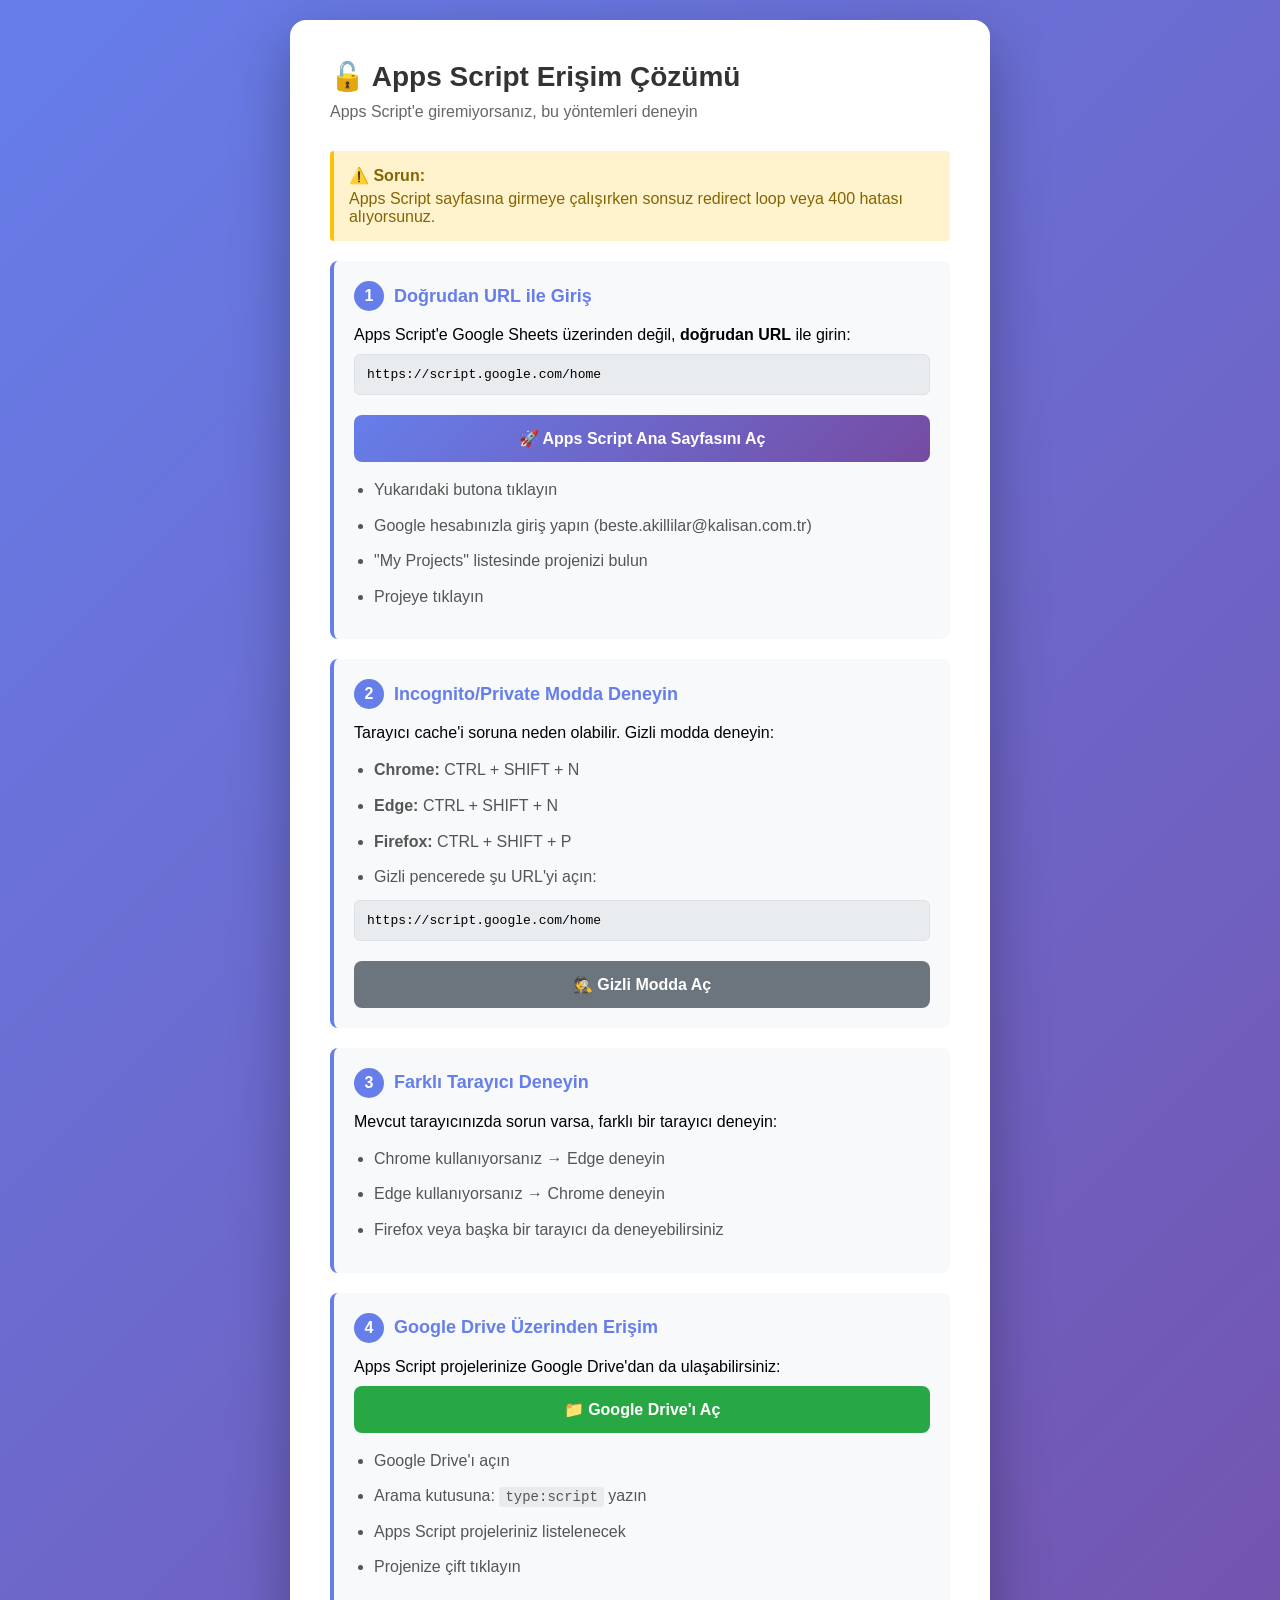
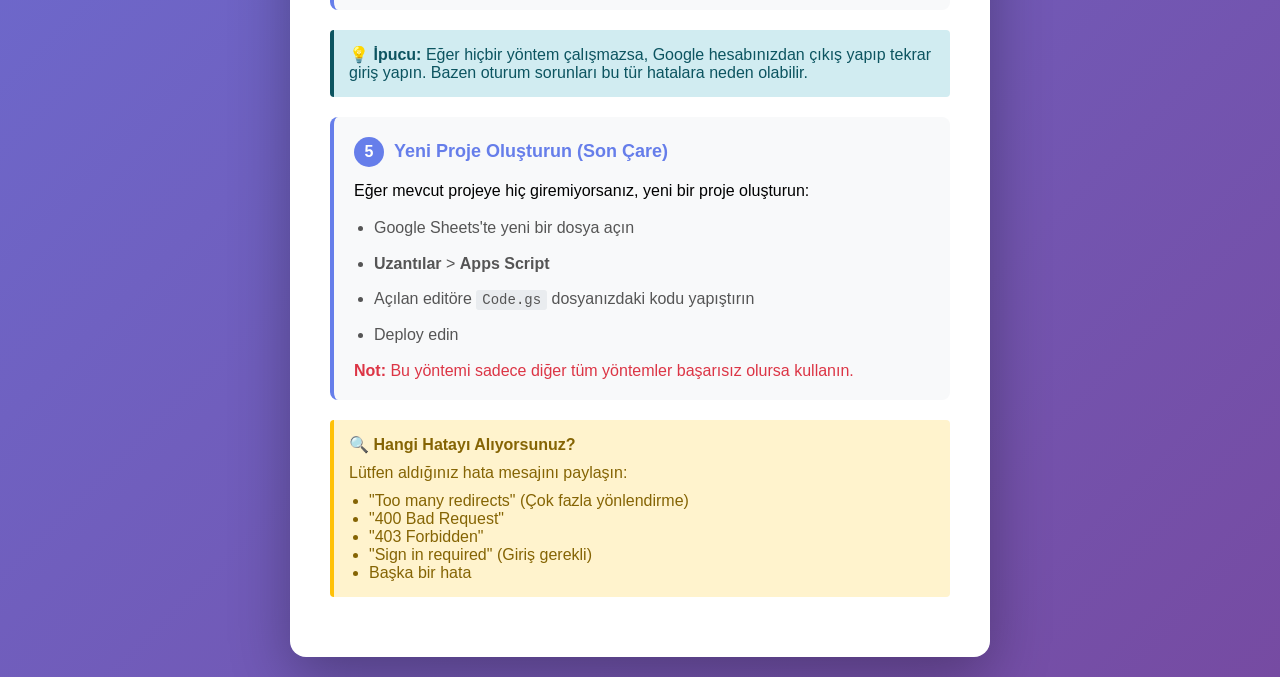
<file: apps-script-giris.html>
<!DOCTYPE html>
<html lang="tr">

<head>
    <meta charset="UTF-8">
    <meta name="viewport" content="width=device-width, initial-scale=1.0">
    <title>Apps Script Hızlı Erişim</title>
    <style>
        * {
            margin: 0;
            padding: 0;
            box-sizing: border-box;
        }

        body {
            font-family: 'Segoe UI', Tahoma, Geneva, Verdana, sans-serif;
            background: linear-gradient(135deg, #667eea 0%, #764ba2 100%);
            min-height: 100vh;
            display: flex;
            align-items: center;
            justify-content: center;
            padding: 20px;
        }

        .container {
            background: white;
            border-radius: 16px;
            padding: 40px;
            max-width: 700px;
            width: 100%;
            box-shadow: 0 20px 60px rgba(0, 0, 0, 0.3);
        }

        h1 {
            color: #333;
            margin-bottom: 10px;
            font-size: 28px;
        }

        .subtitle {
            color: #666;
            margin-bottom: 30px;
            font-size: 16px;
        }

        .method {
            background: #f8f9fa;
            border-left: 4px solid #667eea;
            padding: 20px;
            margin-bottom: 20px;
            border-radius: 8px;
        }

        .method h2 {
            color: #667eea;
            font-size: 18px;
            margin-bottom: 15px;
            display: flex;
            align-items: center;
            gap: 10px;
        }

        .method-number {
            background: #667eea;
            color: white;
            width: 30px;
            height: 30px;
            border-radius: 50%;
            display: flex;
            align-items: center;
            justify-content: center;
            font-weight: bold;
            font-size: 16px;
        }

        .btn {
            background: linear-gradient(135deg, #667eea 0%, #764ba2 100%);
            color: white;
            border: none;
            padding: 14px 28px;
            border-radius: 8px;
            font-size: 16px;
            font-weight: 600;
            cursor: pointer;
            width: 100%;
            transition: transform 0.2s, box-shadow 0.2s;
            margin-top: 10px;
            text-decoration: none;
            display: inline-block;
            text-align: center;
        }

        .btn:hover {
            transform: translateY(-2px);
            box-shadow: 0 8px 20px rgba(102, 126, 234, 0.4);
        }

        .btn-secondary {
            background: #6c757d;
        }

        .btn-success {
            background: #28a745;
        }

        .steps {
            margin-top: 15px;
            padding-left: 20px;
        }

        .steps li {
            margin-bottom: 10px;
            color: #555;
            line-height: 1.6;
        }

        .warning {
            background: #fff3cd;
            border-left: 4px solid #ffc107;
            padding: 15px;
            margin: 20px 0;
            border-radius: 4px;
            color: #856404;
        }

        .warning strong {
            display: block;
            margin-bottom: 5px;
        }

        code {
            background: #e9ecef;
            padding: 2px 6px;
            border-radius: 3px;
            font-family: 'Courier New', monospace;
            font-size: 14px;
        }

        .url-box {
            background: #e9ecef;
            padding: 12px;
            border-radius: 6px;
            font-family: 'Courier New', monospace;
            font-size: 13px;
            word-break: break-all;
            margin: 10px 0;
            border: 1px solid #dee2e6;
        }

        .info {
            background: #d1ecf1;
            border-left: 4px solid #0c5460;
            padding: 15px;
            margin: 20px 0;
            border-radius: 4px;
            color: #0c5460;
        }
    </style>
</head>

<body>
    <div class="container">
        <h1>🔓 Apps Script Erişim Çözümü</h1>
        <p class="subtitle">Apps Script'e giremiyorsanız, bu yöntemleri deneyin</p>

        <div class="warning">
            <strong>⚠️ Sorun:</strong>
            Apps Script sayfasına girmeye çalışırken sonsuz redirect loop veya 400 hatası alıyorsunuz.
        </div>

        <!-- Method 1 -->
        <div class="method">
            <h2>
                <span class="method-number">1</span>
                Doğrudan URL ile Giriş
            </h2>
            <p>Apps Script'e Google Sheets üzerinden değil, <strong>doğrudan URL</strong> ile girin:</p>

            <div class="url-box">
                https://script.google.com/home
            </div>

            <a href="https://script.google.com/home" target="_blank" class="btn">
                🚀 Apps Script Ana Sayfasını Aç
            </a>

            <ul class="steps">
                <li>Yukarıdaki butona tıklayın</li>
                <li>Google hesabınızla giriş yapın (beste.akillilar@kalisan.com.tr)</li>
                <li>"My Projects" listesinde projenizi bulun</li>
                <li>Projeye tıklayın</li>
            </ul>
        </div>

        <!-- Method 2 -->
        <div class="method">
            <h2>
                <span class="method-number">2</span>
                Incognito/Private Modda Deneyin
            </h2>
            <p>Tarayıcı cache'i soruna neden olabilir. Gizli modda deneyin:</p>

            <ul class="steps">
                <li><strong>Chrome:</strong> CTRL + SHIFT + N</li>
                <li><strong>Edge:</strong> CTRL + SHIFT + N</li>
                <li><strong>Firefox:</strong> CTRL + SHIFT + P</li>
                <li>Gizli pencerede şu URL'yi açın:</li>
            </ul>

            <div class="url-box">
                https://script.google.com/home
            </div>

            <a href="https://script.google.com/home" target="_blank" class="btn btn-secondary">
                🕵️ Gizli Modda Aç
            </a>
        </div>

        <!-- Method 3 -->
        <div class="method">
            <h2>
                <span class="method-number">3</span>
                Farklı Tarayıcı Deneyin
            </h2>
            <p>Mevcut tarayıcınızda sorun varsa, farklı bir tarayıcı deneyin:</p>

            <ul class="steps">
                <li>Chrome kullanıyorsanız → Edge deneyin</li>
                <li>Edge kullanıyorsanız → Chrome deneyin</li>
                <li>Firefox veya başka bir tarayıcı da deneyebilirsiniz</li>
            </ul>
        </div>

        <!-- Method 4 -->
        <div class="method">
            <h2>
                <span class="method-number">4</span>
                Google Drive Üzerinden Erişim
            </h2>
            <p>Apps Script projelerinize Google Drive'dan da ulaşabilirsiniz:</p>

            <a href="https://drive.google.com/drive/my-drive" target="_blank" class="btn btn-success">
                📁 Google Drive'ı Aç
            </a>

            <ul class="steps">
                <li>Google Drive'ı açın</li>
                <li>Arama kutusuna: <code>type:script</code> yazın</li>
                <li>Apps Script projeleriniz listelenecek</li>
                <li>Projenize çift tıklayın</li>
            </ul>
        </div>

        <div class="info">
            <strong>💡 İpucu:</strong>
            Eğer hiçbir yöntem çalışmazsa, Google hesabınızdan çıkış yapıp tekrar giriş yapın. Bazen oturum sorunları bu
            tür hatalara neden olabilir.
        </div>

        <!-- Method 5 -->
        <div class="method">
            <h2>
                <span class="method-number">5</span>
                Yeni Proje Oluşturun (Son Çare)
            </h2>
            <p>Eğer mevcut projeye hiç giremiyorsanız, yeni bir proje oluşturun:</p>

            <ul class="steps">
                <li>Google Sheets'te yeni bir dosya açın</li>
                <li><strong>Uzantılar</strong> > <strong>Apps Script</strong></li>
                <li>Açılan editöre <code>Code.gs</code> dosyanızdaki kodu yapıştırın</li>
                <li>Deploy edin</li>
            </ul>

            <p style="margin-top: 15px; color: #dc3545;">
                <strong>Not:</strong> Bu yöntemi sadece diğer tüm yöntemler başarısız olursa kullanın.
            </p>
        </div>

        <div class="warning">
            <strong>🔍 Hangi Hatayı Alıyorsunuz?</strong>
            <p style="margin-top: 10px;">Lütfen aldığınız hata mesajını paylaşın:</p>
            <ul style="margin-top: 10px; padding-left: 20px;">
                <li>"Too many redirects" (Çok fazla yönlendirme)</li>
                <li>"400 Bad Request"</li>
                <li>"403 Forbidden"</li>
                <li>"Sign in required" (Giriş gerekli)</li>
                <li>Başka bir hata</li>
            </ul>
        </div>
    </div>

    <script>
        // Log which method user tries
        document.querySelectorAll('.btn').forEach((btn, index) => {
            btn.addEventListener('click', () => {
                console.log(`User tried method ${index + 1}`);
            });
        });
    </script>
</body>

</html>
</file>
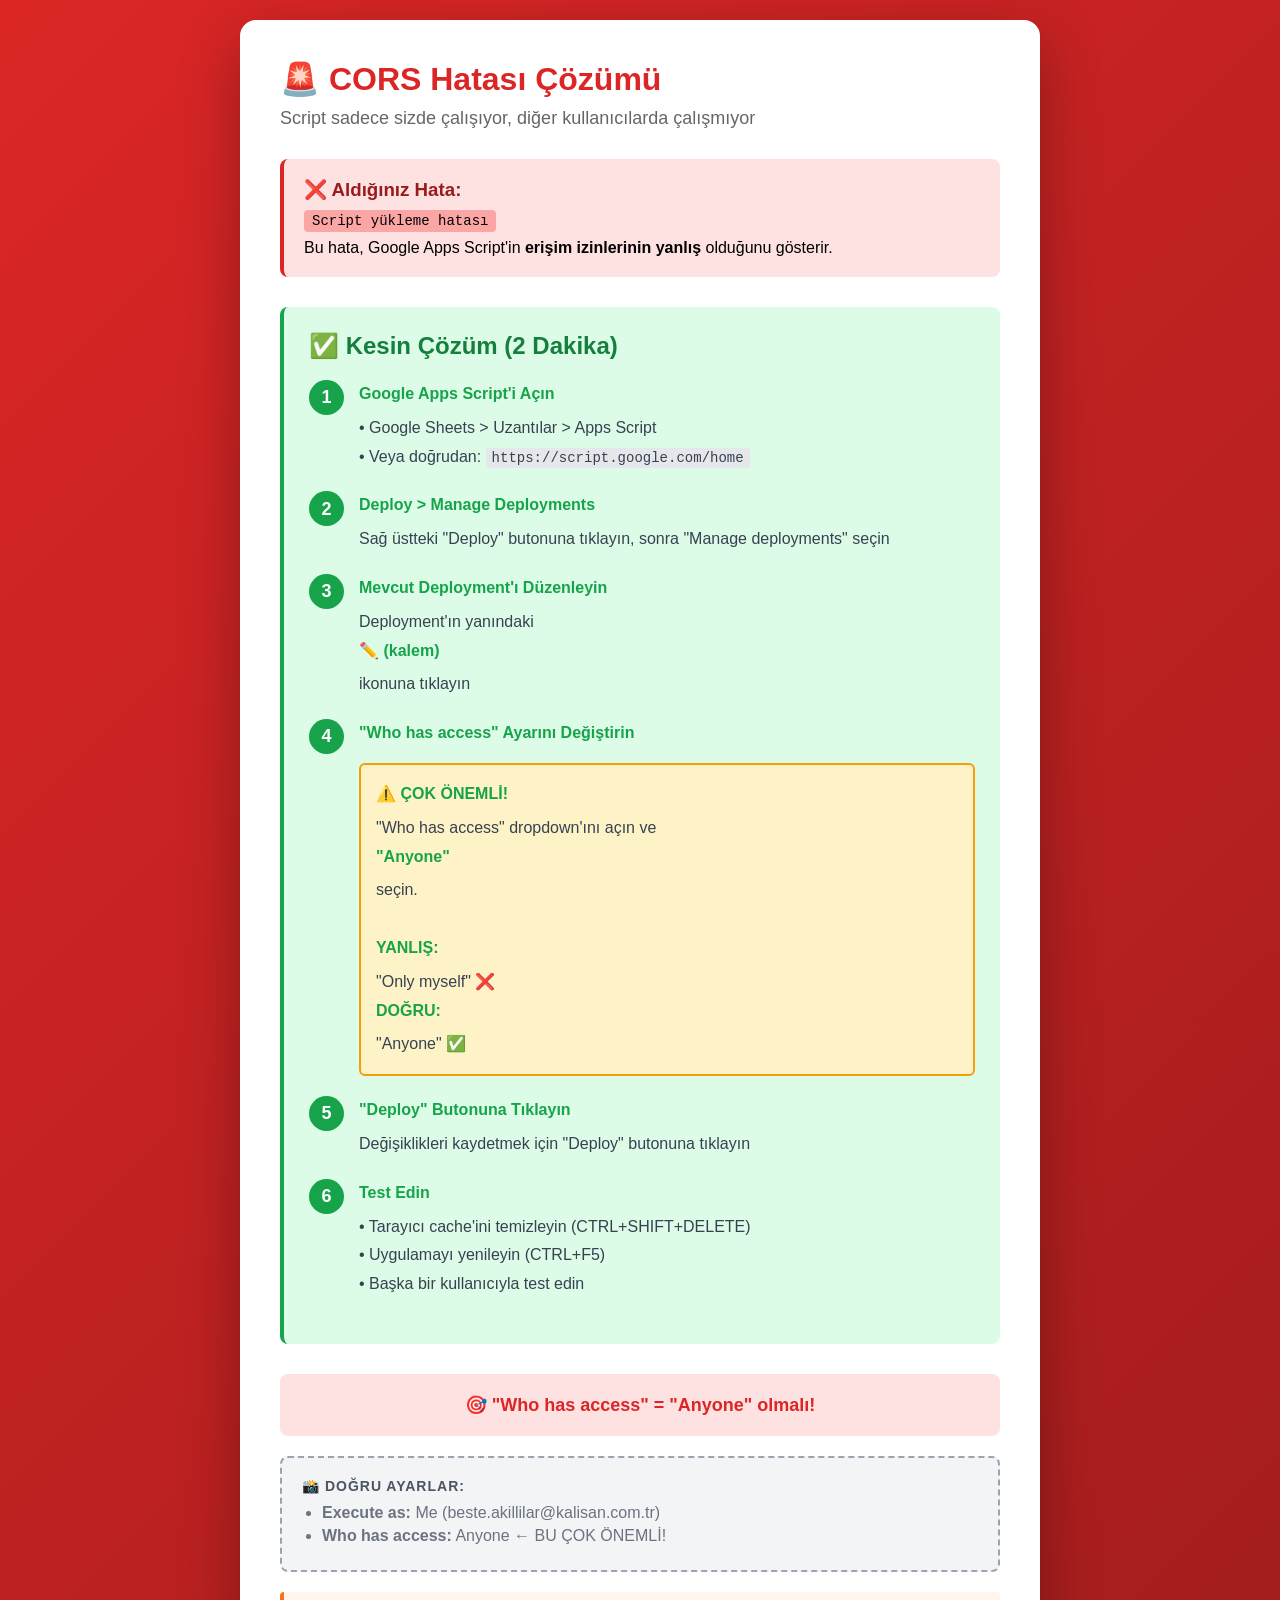
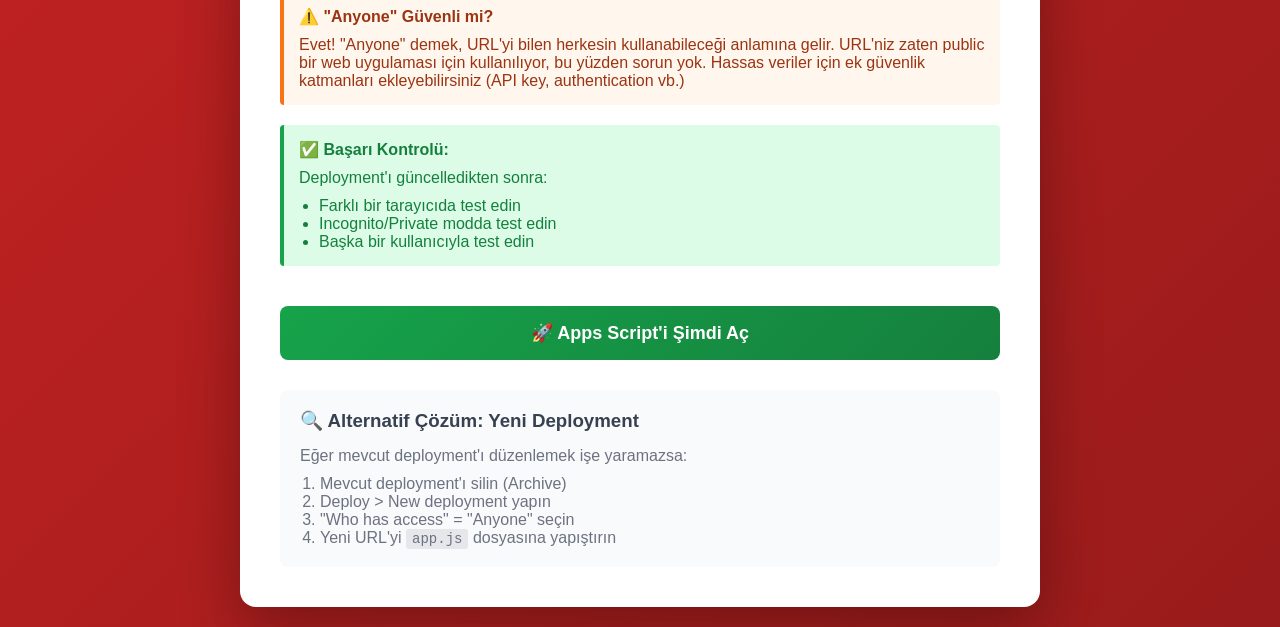
<file: cors-cozumu.html>
<!DOCTYPE html>
<html lang="tr">

<head>
    <meta charset="UTF-8">
    <meta name="viewport" content="width=device-width, initial-scale=1.0">
    <title>CORS Hatası Çözümü</title>
    <style>
        * {
            margin: 0;
            padding: 0;
            box-sizing: border-box;
        }

        body {
            font-family: 'Segoe UI', Tahoma, Geneva, Verdana, sans-serif;
            background: linear-gradient(135deg, #dc2626 0%, #991b1b 100%);
            min-height: 100vh;
            display: flex;
            align-items: center;
            justify-content: center;
            padding: 20px;
        }

        .container {
            background: white;
            border-radius: 16px;
            padding: 40px;
            max-width: 800px;
            width: 100%;
            box-shadow: 0 20px 60px rgba(0, 0, 0, 0.3);
        }

        h1 {
            color: #dc2626;
            margin-bottom: 10px;
            font-size: 32px;
            display: flex;
            align-items: center;
            gap: 15px;
        }

        .subtitle {
            color: #666;
            margin-bottom: 30px;
            font-size: 18px;
        }

        .error-box {
            background: #fee2e2;
            border-left: 4px solid #dc2626;
            padding: 20px;
            margin-bottom: 30px;
            border-radius: 8px;
        }

        .error-box h3 {
            color: #991b1b;
            margin-bottom: 10px;
        }

        .error-box code {
            background: #fca5a5;
            padding: 3px 8px;
            border-radius: 4px;
            font-family: 'Courier New', monospace;
        }

        .solution {
            background: #dcfce7;
            border-left: 4px solid #16a34a;
            padding: 25px;
            margin-bottom: 30px;
            border-radius: 8px;
        }

        .solution h2 {
            color: #15803d;
            margin-bottom: 20px;
            font-size: 24px;
        }

        .steps {
            counter-reset: step-counter;
            list-style: none;
            padding: 0;
        }

        .steps li {
            counter-increment: step-counter;
            margin-bottom: 20px;
            padding-left: 50px;
            position: relative;
            line-height: 1.8;
            color: #374151;
        }

        .steps li::before {
            content: counter(step-counter);
            position: absolute;
            left: 0;
            top: 0;
            background: #16a34a;
            color: white;
            width: 35px;
            height: 35px;
            border-radius: 50%;
            display: flex;
            align-items: center;
            justify-content: center;
            font-weight: bold;
            font-size: 18px;
        }

        .steps li strong {
            color: #16a34a;
            display: block;
            margin-bottom: 5px;
            font-size: 16px;
        }

        .highlight {
            background: #fef3c7;
            padding: 15px;
            border-radius: 6px;
            margin: 15px 0;
            border: 2px solid #f59e0b;
        }

        .highlight strong {
            color: #b45309;
            display: block;
            margin-bottom: 8px;
        }

        .screenshot {
            background: #f3f4f6;
            padding: 20px;
            border-radius: 8px;
            margin: 15px 0;
            border: 2px dashed #9ca3af;
        }

        .screenshot h4 {
            color: #4b5563;
            margin-bottom: 10px;
            font-size: 14px;
            text-transform: uppercase;
            letter-spacing: 1px;
        }

        .screenshot ul {
            margin-left: 20px;
            color: #6b7280;
        }

        .screenshot ul li {
            margin-bottom: 5px;
        }

        .btn {
            background: linear-gradient(135deg, #16a34a 0%, #15803d 100%);
            color: white;
            border: none;
            padding: 16px 32px;
            border-radius: 8px;
            font-size: 18px;
            font-weight: 600;
            cursor: pointer;
            width: 100%;
            transition: transform 0.2s, box-shadow 0.2s;
            margin-top: 20px;
            text-decoration: none;
            display: inline-block;
            text-align: center;
        }

        .btn:hover {
            transform: translateY(-2px);
            box-shadow: 0 8px 20px rgba(22, 163, 74, 0.4);
        }

        .warning {
            background: #fff7ed;
            border-left: 4px solid #f97316;
            padding: 15px;
            margin: 20px 0;
            border-radius: 4px;
            color: #9a3412;
        }

        .success {
            background: #dcfce7;
            border-left: 4px solid #16a34a;
            padding: 15px;
            margin: 20px 0;
            border-radius: 4px;
            color: #15803d;
        }

        code {
            background: #e5e7eb;
            padding: 2px 6px;
            border-radius: 3px;
            font-family: 'Courier New', monospace;
            font-size: 14px;
        }

        .important {
            font-size: 18px;
            font-weight: bold;
            color: #dc2626;
            text-align: center;
            padding: 20px;
            background: #fee2e2;
            border-radius: 8px;
            margin: 20px 0;
        }
    </style>
</head>

<body>
    <div class="container">
        <h1>
            🚨 CORS Hatası Çözümü
        </h1>
        <p class="subtitle">Script sadece sizde çalışıyor, diğer kullanıcılarda çalışmıyor</p>

        <div class="error-box">
            <h3>❌ Aldığınız Hata:</h3>
            <p><code>Script yükleme hatası</code></p>
            <p style="margin-top: 10px;">Bu hata, Google Apps Script'in <strong>erişim izinlerinin yanlış</strong>
                olduğunu gösterir.</p>
        </div>

        <div class="solution">
            <h2>✅ Kesin Çözüm (2 Dakika)</h2>

            <ol class="steps">
                <li>
                    <strong>Google Apps Script'i Açın</strong>
                    <div>
                        • Google Sheets > Uzantılar > Apps Script<br>
                        • Veya doğrudan: <code>https://script.google.com/home</code>
                    </div>
                </li>

                <li>
                    <strong>Deploy > Manage Deployments</strong>
                    <div>Sağ üstteki "Deploy" butonuna tıklayın, sonra "Manage deployments" seçin</div>
                </li>

                <li>
                    <strong>Mevcut Deployment'ı Düzenleyin</strong>
                    <div>
                        Deployment'ın yanındaki <strong>✏️ (kalem)</strong> ikonuna tıklayın
                    </div>
                </li>

                <li>
                    <strong>"Who has access" Ayarını Değiştirin</strong>
                    <div class="highlight">
                        <strong>⚠️ ÇOK ÖNEMLİ!</strong>
                        "Who has access" dropdown'ını açın ve <strong>"Anyone"</strong> seçin.
                        <br><br>
                        <strong>YANLIŞ:</strong> "Only myself" ❌<br>
                        <strong>DOĞRU:</strong> "Anyone" ✅
                    </div>
                </li>

                <li>
                    <strong>"Deploy" Butonuna Tıklayın</strong>
                    <div>Değişiklikleri kaydetmek için "Deploy" butonuna tıklayın</div>
                </li>

                <li>
                    <strong>Test Edin</strong>
                    <div>
                        • Tarayıcı cache'ini temizleyin (CTRL+SHIFT+DELETE)<br>
                        • Uygulamayı yenileyin (CTRL+F5)<br>
                        • Başka bir kullanıcıyla test edin
                    </div>
                </li>
            </ol>
        </div>

        <div class="important">
            🎯 "Who has access" = "Anyone" olmalı!
        </div>

        <div class="screenshot">
            <h4>📸 Doğru Ayarlar:</h4>
            <ul>
                <li><strong>Execute as:</strong> Me (beste.akillilar@kalisan.com.tr)</li>
                <li><strong>Who has access:</strong> Anyone ← BU ÇOK ÖNEMLİ!</li>
            </ul>
        </div>

        <div class="warning">
            <strong>⚠️ "Anyone" Güvenli mi?</strong>
            <p style="margin-top: 10px;">
                Evet! "Anyone" demek, URL'yi bilen herkesin kullanabileceği anlamına gelir.
                URL'niz zaten public bir web uygulaması için kullanılıyor, bu yüzden sorun yok.
                Hassas veriler için ek güvenlik katmanları ekleyebilirsiniz (API key, authentication vb.)
            </p>
        </div>

        <div class="success">
            <strong>✅ Başarı Kontrolü:</strong>
            <p style="margin-top: 10px;">
                Deployment'ı güncelledikten sonra:
            </p>
            <ul style="margin-left: 20px; margin-top: 10px;">
                <li>Farklı bir tarayıcıda test edin</li>
                <li>Incognito/Private modda test edin</li>
                <li>Başka bir kullanıcıyla test edin</li>
            </ul>
        </div>

        <a href="https://script.google.com/home" target="_blank" class="btn">
            🚀 Apps Script'i Şimdi Aç
        </a>

        <div style="margin-top: 30px; padding: 20px; background: #f9fafb; border-radius: 8px;">
            <h3 style="color: #374151; margin-bottom: 15px;">🔍 Alternatif Çözüm: Yeni Deployment</h3>
            <p style="color: #6b7280; margin-bottom: 10px;">
                Eğer mevcut deployment'ı düzenlemek işe yaramazsa:
            </p>
            <ol style="margin-left: 20px; color: #6b7280;">
                <li>Mevcut deployment'ı silin (Archive)</li>
                <li>Deploy > New deployment yapın</li>
                <li>"Who has access" = "Anyone" seçin</li>
                <li>Yeni URL'yi <code>app.js</code> dosyasına yapıştırın</li>
            </ol>
        </div>
    </div>
</body>

</html>
</file>
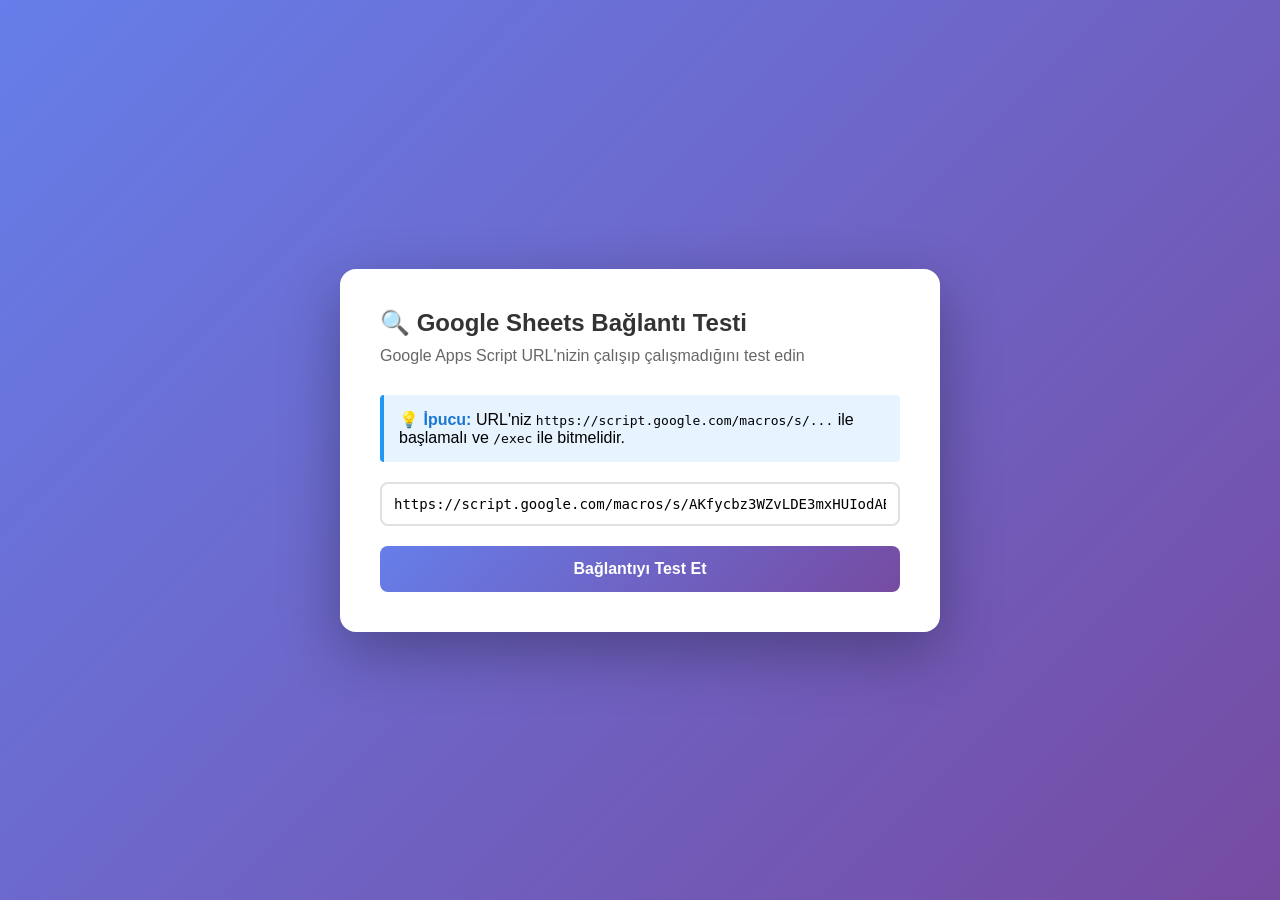
<file: test-connection.html>
<!DOCTYPE html>
<html lang="tr">

<head>
    <meta charset="UTF-8">
    <meta name="viewport" content="width=device-width, initial-scale=1.0">
    <title>Google Sheets Bağlantı Testi</title>
    <style>
        * {
            margin: 0;
            padding: 0;
            box-sizing: border-box;
        }

        body {
            font-family: 'Segoe UI', Tahoma, Geneva, Verdana, sans-serif;
            background: linear-gradient(135deg, #667eea 0%, #764ba2 100%);
            min-height: 100vh;
            display: flex;
            align-items: center;
            justify-content: center;
            padding: 20px;
        }

        .container {
            background: white;
            border-radius: 16px;
            padding: 40px;
            max-width: 600px;
            width: 100%;
            box-shadow: 0 20px 60px rgba(0, 0, 0, 0.3);
        }

        h1 {
            color: #333;
            margin-bottom: 10px;
            font-size: 24px;
        }

        p {
            color: #666;
            margin-bottom: 30px;
        }

        .url-input {
            width: 100%;
            padding: 12px;
            border: 2px solid #e0e0e0;
            border-radius: 8px;
            font-size: 14px;
            margin-bottom: 20px;
            font-family: monospace;
        }

        .url-input:focus {
            outline: none;
            border-color: #667eea;
        }

        .btn {
            background: linear-gradient(135deg, #667eea 0%, #764ba2 100%);
            color: white;
            border: none;
            padding: 14px 28px;
            border-radius: 8px;
            font-size: 16px;
            font-weight: 600;
            cursor: pointer;
            width: 100%;
            transition: transform 0.2s, box-shadow 0.2s;
        }

        .btn:hover {
            transform: translateY(-2px);
            box-shadow: 0 8px 20px rgba(102, 126, 234, 0.4);
        }

        .btn:active {
            transform: translateY(0);
        }

        .btn:disabled {
            opacity: 0.6;
            cursor: not-allowed;
        }

        .result {
            margin-top: 30px;
            padding: 20px;
            border-radius: 8px;
            display: none;
        }

        .result.success {
            background: #d4edda;
            border: 2px solid #28a745;
            color: #155724;
            display: block;
        }

        .result.error {
            background: #f8d7da;
            border: 2px solid #dc3545;
            color: #721c24;
            display: block;
        }

        .result.warning {
            background: #fff3cd;
            border: 2px solid #ffc107;
            color: #856404;
            display: block;
        }

        .result h3 {
            margin-bottom: 10px;
            font-size: 18px;
        }

        .result pre {
            background: rgba(0, 0, 0, 0.05);
            padding: 10px;
            border-radius: 4px;
            overflow-x: auto;
            font-size: 12px;
            margin-top: 10px;
        }

        .spinner {
            border: 3px solid #f3f3f3;
            border-top: 3px solid #667eea;
            border-radius: 50%;
            width: 40px;
            height: 40px;
            animation: spin 1s linear infinite;
            margin: 20px auto;
            display: none;
        }

        @keyframes spin {
            0% {
                transform: rotate(0deg);
            }

            100% {
                transform: rotate(360deg);
            }
        }

        .info-box {
            background: #e7f3ff;
            border-left: 4px solid #2196F3;
            padding: 15px;
            margin-bottom: 20px;
            border-radius: 4px;
        }

        .info-box strong {
            color: #1976D2;
        }
    </style>
</head>

<body>
    <div class="container">
        <h1>🔍 Google Sheets Bağlantı Testi</h1>
        <p>Google Apps Script URL'nizin çalışıp çalışmadığını test edin</p>

        <div class="info-box">
            <strong>💡 İpucu:</strong> URL'niz <code>https://script.google.com/macros/s/...</code> ile başlamalı ve
            <code>/exec</code> ile bitmelidir.
        </div>

        <input type="text" class="url-input" id="scriptUrl" placeholder="Google Apps Script URL'nizi buraya yapıştırın"
            value="https://script.google.com/macros/s/AKfycbz3WZvLDE3mxHUIodABKcx7AJtI5cHHiFJwrUE7hESmed3YIzZujALJ_BhSTw9yuMXi/exec">

        <button class="btn" onclick="testConnection()">Bağlantıyı Test Et</button>

        <div class="spinner" id="spinner"></div>

        <div class="result" id="result"></div>
    </div>

    <script>
        async function testConnection() {
            const url = document.getElementById('scriptUrl').value.trim();
            const resultDiv = document.getElementById('result');
            const spinner = document.getElementById('spinner');
            const btn = document.querySelector('.btn');

            // Reset
            resultDiv.className = 'result';
            resultDiv.style.display = 'none';
            resultDiv.innerHTML = '';

            // Validation
            if (!url) {
                showResult('error', 'Hata', 'Lütfen bir URL girin!');
                return;
            }

            if (!url.startsWith('https://script.google.com/macros/s/')) {
                showResult('warning', 'Uyarı', 'URL geçersiz görünüyor. Google Apps Script URL\'si olmalı.');
                return;
            }

            // Start test
            btn.disabled = true;
            spinner.style.display = 'block';

            try {
                // Test 1: getLists endpoint
                console.log('Testing getLists endpoint...');
                const listsResult = await testEndpoint(url, 'getLists');

                if (listsResult.success) {
                    let message = '<h3>✅ Bağlantı Başarılı!</h3>';
                    message += '<p>Google Sheets ile bağlantı kuruldu.</p>';

                    if (listsResult.data) {
                        message += '<p><strong>Yüklenen Veriler:</strong></p>';
                        message += `<ul>`;
                        message += `<li>Personel: ${listsResult.data.personnel?.length || 0} kişi</li>`;
                        message += `<li>Makine: ${listsResult.data.machines?.length || 0} adet</li>`;
                        message += `<li>Hata Türü: ${listsResult.data.defects?.length || 0} adet</li>`;
                        message += `</ul>`;
                    }

                    message += '<pre>' + JSON.stringify(listsResult, null, 2) + '</pre>';
                    showResult('success', '', message);
                } else {
                    showResult('error', '❌ Bağlantı Başarısız',
                        `<p>${listsResult.message || 'Bilinmeyen hata'}</p>
                        <p><strong>Olası Çözümler:</strong></p>
                        <ul>
                            <li>Google Apps Script'i yeniden deploy edin</li>
                            <li>"Who has access" ayarını "Anyone" yapın</li>
                            <li>Sayfa isimlerini kontrol edin (database, personel, machines, defect)</li>
                        </ul>
                        <pre>${JSON.stringify(listsResult, null, 2)}</pre>`
                    );
                }
            } catch (error) {
                showResult('error', '❌ Bağlantı Hatası',
                    `<p>${error.message}</p>
                    <p><strong>Olası Nedenler:</strong></p>
                    <ul>
                        <li>URL yanlış veya güncel değil</li>
                        <li>Google Apps Script deploy edilmemiş</li>
                        <li>İnternet bağlantısı sorunu</li>
                        <li>CORS hatası (deployment ayarlarını kontrol edin)</li>
                    </ul>`
                );
            } finally {
                btn.disabled = false;
                spinner.style.display = 'none';
            }
        }

        function testEndpoint(baseUrl, action) {
            return new Promise((resolve, reject) => {
                const callbackName = 'testCallback_' + Date.now();

                window[callbackName] = function (data) {
                    cleanup();
                    resolve(data);
                };

                const params = new URLSearchParams({
                    action: action,
                    callback: callbackName
                });

                const script = document.createElement('script');
                script.src = `${baseUrl}?${params}`;

                function cleanup() {
                    if (window[callbackName]) {
                        delete window[callbackName];
                    }
                    if (document.body.contains(script)) {
                        document.body.removeChild(script);
                    }
                }

                script.onerror = () => {
                    cleanup();
                    reject(new Error('Script yüklenemedi. URL geçersiz olabilir.'));
                };

                document.body.appendChild(script);

                // Timeout
                setTimeout(() => {
                    if (window[callbackName]) {
                        cleanup();
                        reject(new Error('Zaman aşımı (10 saniye). Sunucu yanıt vermiyor.'));
                    }
                }, 10000);
            });
        }

        function showResult(type, title, message) {
            const resultDiv = document.getElementById('result');
            resultDiv.className = `result ${type}`;
            resultDiv.innerHTML = (title ? `<h3>${title}</h3>` : '') + message;
            resultDiv.style.display = 'block';
        }
    </script>
</body>

</html>
</file>
